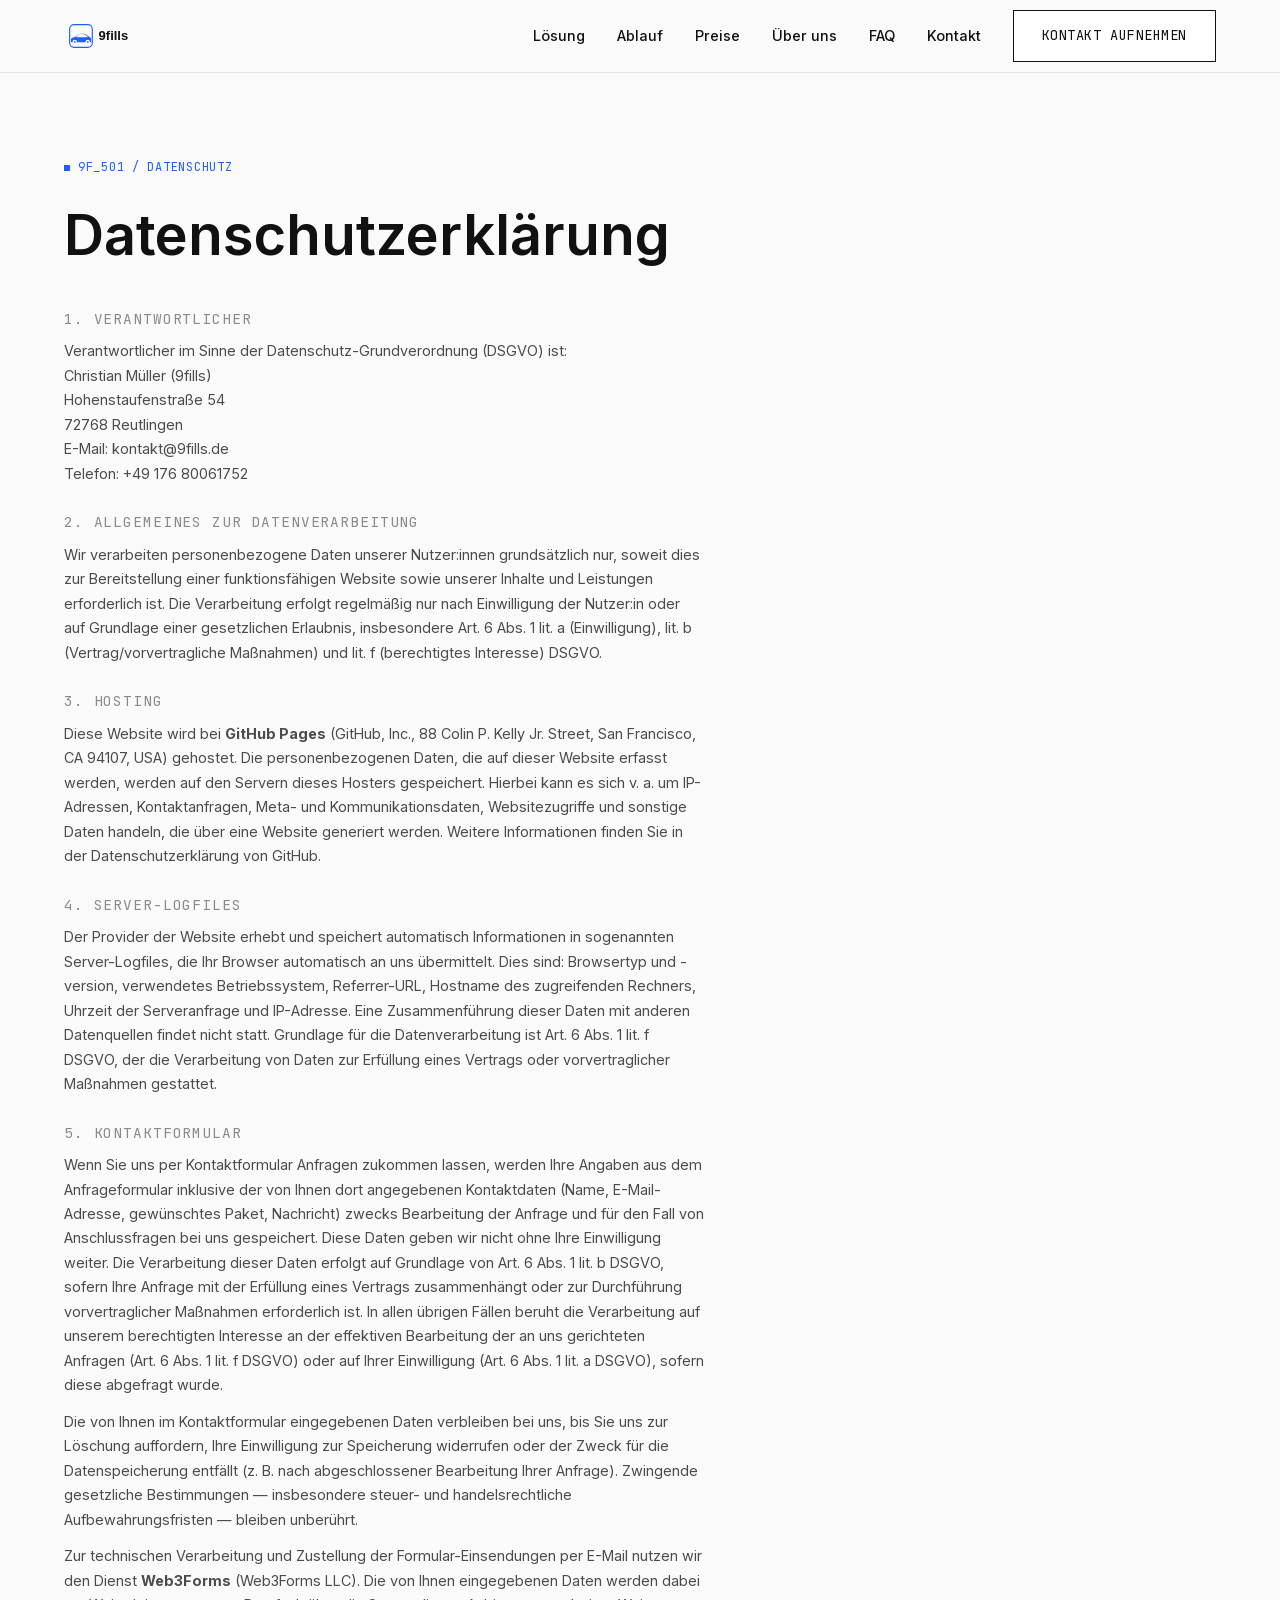
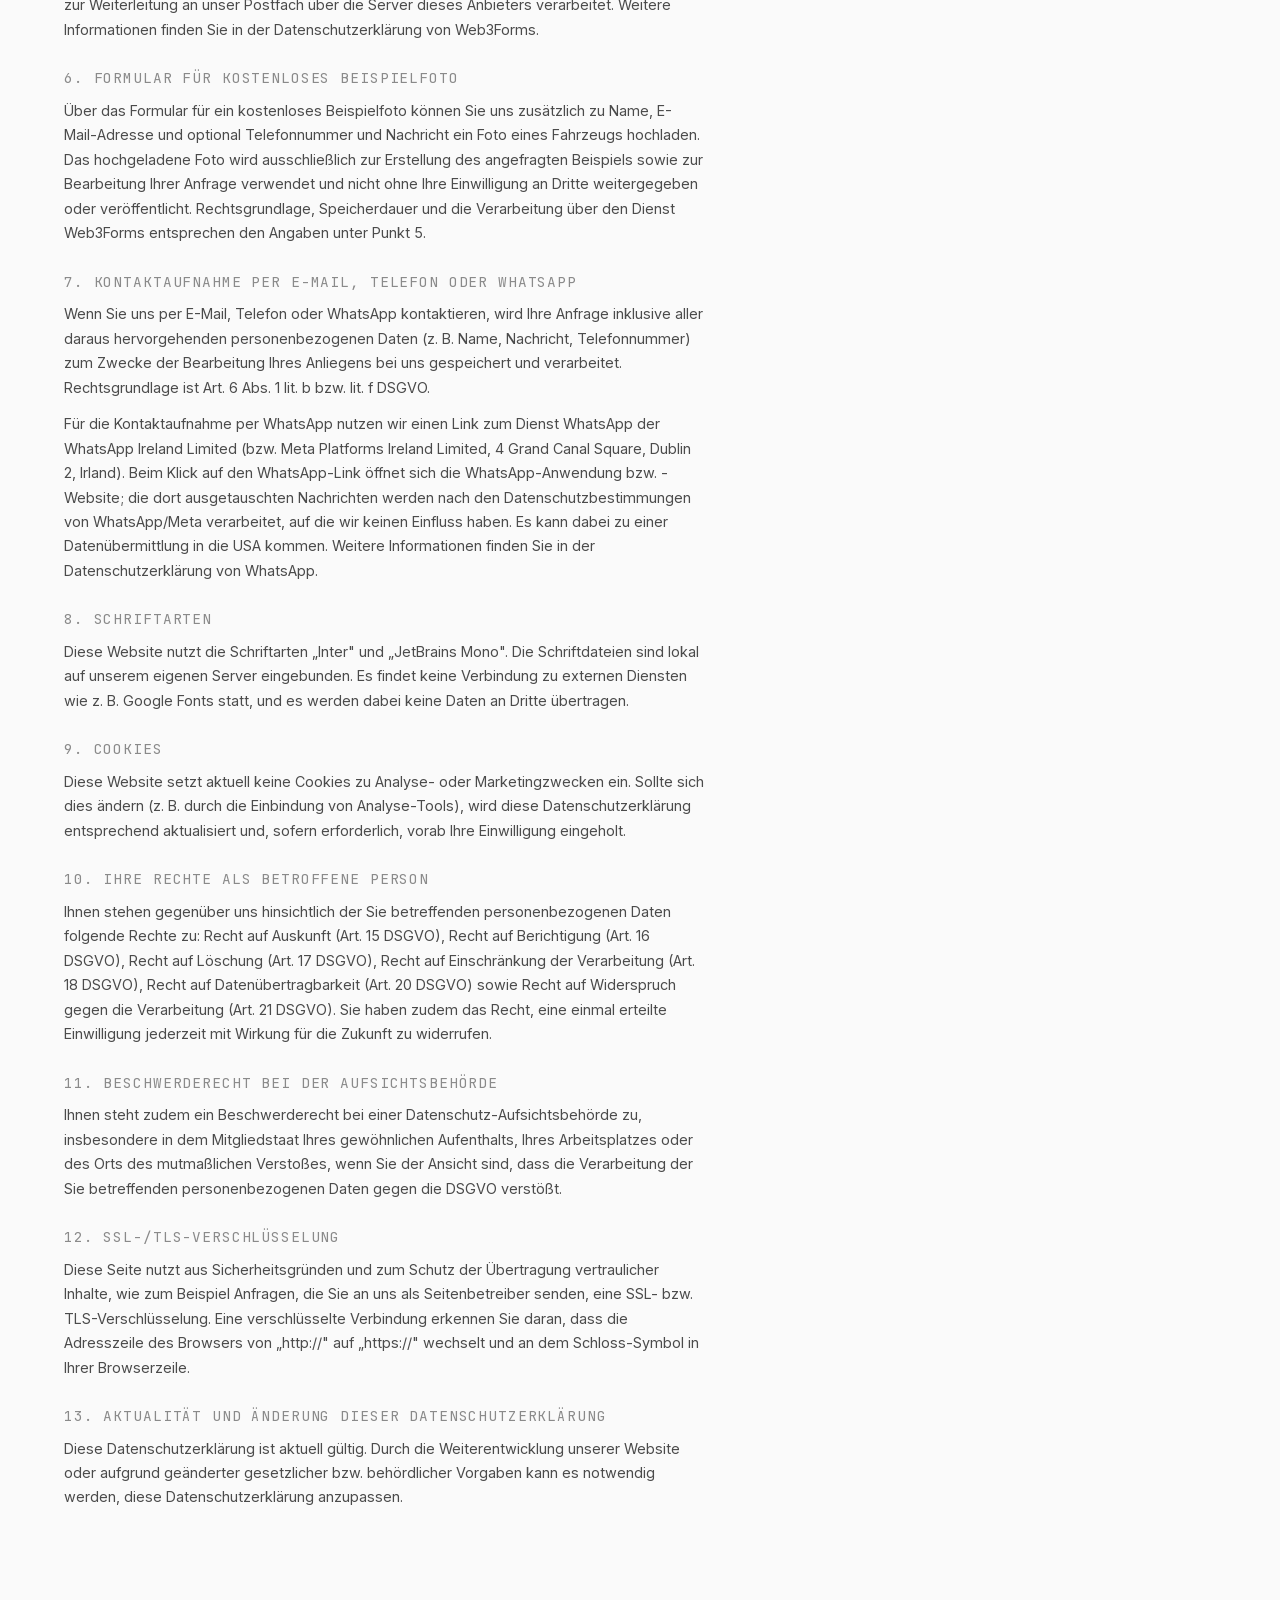
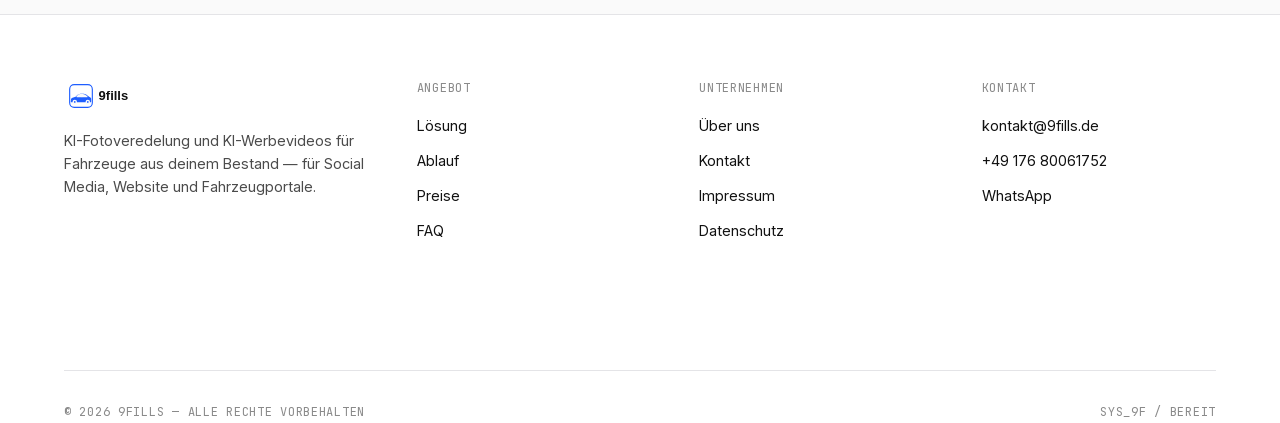
<file: datenschutz.html>
<!DOCTYPE html>
<html lang="de">
<head>
<meta charset="UTF-8">
<meta name="viewport" content="width=device-width, initial-scale=1.0">
<title>Datenschutz — 9fills</title>
<meta name="description" content="Datenschutzerklärung von 9fills.">
<link rel="icon" type="image/svg+xml" href="assets/9fills-favicon.svg">
<link rel="stylesheet" href="css/style.css?v=7">
</head>
<body>
<a class="skip-link" href="#main">Zum Inhalt springen</a>

<header class="site-header">
  <div class="container header-inner">
    <a href="index.html" class="logo" aria-label="9fills — zur Startseite">
      <img src="assets/9fills-logo-combined-inter.svg" alt="9fills" width="160" height="40">
    </a>
    <div class="nav-wrap">
      <nav class="main-nav" aria-label="Hauptnavigation">
        <ul>
          <li><a href="index.html#loesung">Lösung</a></li>
          <li><a href="index.html#ablauf">Ablauf</a></li>
          <li><a href="index.html#preise">Preise</a></li>
          <li><a href="index.html#ueber-uns">Über uns</a></li>
          <li><a href="index.html#faq">FAQ</a></li>
          <li><a href="index.html#kontakt">Kontakt</a></li>
        </ul>
      </nav>
      <a href="index.html#kontakt" class="btn header-cta">Kontakt aufnehmen</a>
      <button class="nav-toggle" id="nav-toggle" aria-expanded="false" aria-controls="mobile-nav" aria-label="Menü öffnen">
        <span></span><span></span><span></span>
      </button>
    </div>
  </div>
  <nav class="mobile-nav" id="mobile-nav" aria-label="Mobile Navigation">
    <ul>
      <li><a href="index.html#loesung">Lösung</a></li>
      <li><a href="index.html#ablauf">Ablauf</a></li>
      <li><a href="index.html#preise">Preise</a></li>
      <li><a href="index.html#ueber-uns">Über uns</a></li>
      <li><a href="index.html#faq">FAQ</a></li>
      <li><a href="index.html#kontakt">Kontakt</a></li>
    </ul>
  </nav>
</header>

<main id="main">
  <section class="section">
    <div class="container">
      <p class="mono-label eyebrow">9F_501 / DATENSCHUTZ</p>
      <h1 style="margin-top:24px;">Datenschutzerklärung</h1>

      <!-- TODO: vor Live-Schaltung durch einen Anwalt oder Fachdienst (z.B. eRecht24, Trusted Shops) prüfen lassen. -->
      <div class="legal-block">
        <div>
          <p class="mono-label">1. Verantwortlicher</p>
          <p>
            Verantwortlicher im Sinne der Datenschutz-Grundverordnung (DSGVO) ist:<br>
            Christian Müller (9fills)<br>
            Hohenstaufenstraße 54<br>
            72768 Reutlingen<br>
            E-Mail: <a href="mailto:kontakt@9fills.de">kontakt@9fills.de</a><br>
            Telefon: <a href="tel:+4917680061752">+49 176 80061752</a>
          </p>
        </div>

        <div>
          <p class="mono-label">2. Allgemeines zur Datenverarbeitung</p>
          <p>
            Wir verarbeiten personenbezogene Daten unserer Nutzer:innen grundsätzlich nur, soweit dies zur Bereitstellung einer funktionsfähigen Website sowie unserer Inhalte und Leistungen erforderlich ist. Die Verarbeitung erfolgt regelmäßig nur nach Einwilligung der Nutzer:in oder auf Grundlage einer gesetzlichen Erlaubnis, insbesondere Art. 6 Abs. 1 lit. a (Einwilligung), lit. b (Vertrag/vorvertragliche Maßnahmen) und lit. f (berechtigtes Interesse) DSGVO.
          </p>
        </div>

        <div>
          <p class="mono-label">3. Hosting</p>
          <p>
            Diese Website wird bei <strong>GitHub Pages</strong> (GitHub, Inc., 88 Colin P. Kelly Jr. Street, San Francisco, CA 94107, USA) gehostet. Die personenbezogenen Daten, die auf dieser Website erfasst werden, werden auf den Servern dieses Hosters gespeichert. Hierbei kann es sich v. a. um IP-Adressen, Kontaktanfragen, Meta- und Kommunikationsdaten, Websitezugriffe und sonstige Daten handeln, die über eine Website generiert werden. Weitere Informationen finden Sie in der <a href="https://docs.github.com/site-policy/privacy-policies/github-privacy-statement" target="_blank" rel="noopener">Datenschutzerklärung von GitHub</a>.
          </p>
        </div>

        <div>
          <p class="mono-label">4. Server-Logfiles</p>
          <p>
            Der Provider der Website erhebt und speichert automatisch Informationen in sogenannten Server-Logfiles, die Ihr Browser automatisch an uns übermittelt. Dies sind: Browsertyp und -version, verwendetes Betriebssystem, Referrer-URL, Hostname des zugreifenden Rechners, Uhrzeit der Serveranfrage und IP-Adresse. Eine Zusammenführung dieser Daten mit anderen Datenquellen findet nicht statt. Grundlage für die Datenverarbeitung ist Art. 6 Abs. 1 lit. f DSGVO, der die Verarbeitung von Daten zur Erfüllung eines Vertrags oder vorvertraglicher Maßnahmen gestattet.
          </p>
        </div>

        <div>
          <p class="mono-label">5. Kontaktformular</p>
          <p>
            Wenn Sie uns per Kontaktformular Anfragen zukommen lassen, werden Ihre Angaben aus dem Anfrageformular inklusive der von Ihnen dort angegebenen Kontaktdaten (Name, E-Mail-Adresse, gewünschtes Paket, Nachricht) zwecks Bearbeitung der Anfrage und für den Fall von Anschlussfragen bei uns gespeichert. Diese Daten geben wir nicht ohne Ihre Einwilligung weiter. Die Verarbeitung dieser Daten erfolgt auf Grundlage von Art. 6 Abs. 1 lit. b DSGVO, sofern Ihre Anfrage mit der Erfüllung eines Vertrags zusammenhängt oder zur Durchführung vorvertraglicher Maßnahmen erforderlich ist. In allen übrigen Fällen beruht die Verarbeitung auf unserem berechtigten Interesse an der effektiven Bearbeitung der an uns gerichteten Anfragen (Art. 6 Abs. 1 lit. f DSGVO) oder auf Ihrer Einwilligung (Art. 6 Abs. 1 lit. a DSGVO), sofern diese abgefragt wurde.
          </p>
          <p style="margin-top:12px;">
            Die von Ihnen im Kontaktformular eingegebenen Daten verbleiben bei uns, bis Sie uns zur Löschung auffordern, Ihre Einwilligung zur Speicherung widerrufen oder der Zweck für die Datenspeicherung entfällt (z. B. nach abgeschlossener Bearbeitung Ihrer Anfrage). Zwingende gesetzliche Bestimmungen — insbesondere steuer- und handelsrechtliche Aufbewahrungsfristen — bleiben unberührt.
          </p>
          <p style="margin-top:12px;">
            Zur technischen Verarbeitung und Zustellung der Formular-Einsendungen per E-Mail nutzen wir den Dienst <strong>Web3Forms</strong> (Web3Forms LLC). Die von Ihnen eingegebenen Daten werden dabei zur Weiterleitung an unser Postfach über die Server dieses Anbieters verarbeitet. Weitere Informationen finden Sie in der <a href="https://web3forms.com/privacy" target="_blank" rel="noopener">Datenschutzerklärung von Web3Forms</a>.
          </p>
        </div>

        <div>
          <p class="mono-label">6. Formular für kostenloses Beispielfoto</p>
          <p>
            Über das Formular für ein kostenloses Beispielfoto können Sie uns zusätzlich zu Name, E-Mail-Adresse und optional Telefonnummer und Nachricht ein Foto eines Fahrzeugs hochladen. Das hochgeladene Foto wird ausschließlich zur Erstellung des angefragten Beispiels sowie zur Bearbeitung Ihrer Anfrage verwendet und nicht ohne Ihre Einwilligung an Dritte weitergegeben oder veröffentlicht. Rechtsgrundlage, Speicherdauer und die Verarbeitung über den Dienst Web3Forms entsprechen den Angaben unter Punkt 5.
          </p>
        </div>

        <div>
          <p class="mono-label">7. Kontaktaufnahme per E-Mail, Telefon oder WhatsApp</p>
          <p>
            Wenn Sie uns per E-Mail, Telefon oder WhatsApp kontaktieren, wird Ihre Anfrage inklusive aller daraus hervorgehenden personenbezogenen Daten (z. B. Name, Nachricht, Telefonnummer) zum Zwecke der Bearbeitung Ihres Anliegens bei uns gespeichert und verarbeitet. Rechtsgrundlage ist Art. 6 Abs. 1 lit. b bzw. lit. f DSGVO.
          </p>
          <p style="margin-top:12px;">
            Für die Kontaktaufnahme per WhatsApp nutzen wir einen Link zum Dienst WhatsApp der WhatsApp Ireland Limited (bzw. Meta Platforms Ireland Limited, 4 Grand Canal Square, Dublin 2, Irland). Beim Klick auf den WhatsApp-Link öffnet sich die WhatsApp-Anwendung bzw. -Website; die dort ausgetauschten Nachrichten werden nach den Datenschutzbestimmungen von WhatsApp/Meta verarbeitet, auf die wir keinen Einfluss haben. Es kann dabei zu einer Datenübermittlung in die USA kommen. Weitere Informationen finden Sie in der <a href="https://www.whatsapp.com/legal/privacy-policy" target="_blank" rel="noopener">Datenschutzerklärung von WhatsApp</a>.
          </p>
        </div>

        <div>
          <p class="mono-label">8. Schriftarten</p>
          <p>
            Diese Website nutzt die Schriftarten „Inter" und „JetBrains Mono". Die Schriftdateien sind lokal auf unserem eigenen Server eingebunden. Es findet keine Verbindung zu externen Diensten wie z. B. Google Fonts statt, und es werden dabei keine Daten an Dritte übertragen.
          </p>
        </div>

        <div>
          <p class="mono-label">9. Cookies</p>
          <p>
            Diese Website setzt aktuell keine Cookies zu Analyse- oder Marketingzwecken ein. Sollte sich dies ändern (z. B. durch die Einbindung von Analyse-Tools), wird diese Datenschutzerklärung entsprechend aktualisiert und, sofern erforderlich, vorab Ihre Einwilligung eingeholt.
          </p>
        </div>

        <div>
          <p class="mono-label">10. Ihre Rechte als betroffene Person</p>
          <p>
            Ihnen stehen gegenüber uns hinsichtlich der Sie betreffenden personenbezogenen Daten folgende Rechte zu: Recht auf Auskunft (Art. 15 DSGVO), Recht auf Berichtigung (Art. 16 DSGVO), Recht auf Löschung (Art. 17 DSGVO), Recht auf Einschränkung der Verarbeitung (Art. 18 DSGVO), Recht auf Datenübertragbarkeit (Art. 20 DSGVO) sowie Recht auf Widerspruch gegen die Verarbeitung (Art. 21 DSGVO). Sie haben zudem das Recht, eine einmal erteilte Einwilligung jederzeit mit Wirkung für die Zukunft zu widerrufen.
          </p>
        </div>

        <div>
          <p class="mono-label">11. Beschwerderecht bei der Aufsichtsbehörde</p>
          <p>
            Ihnen steht zudem ein Beschwerderecht bei einer Datenschutz-Aufsichtsbehörde zu, insbesondere in dem Mitgliedstaat Ihres gewöhnlichen Aufenthalts, Ihres Arbeitsplatzes oder des Orts des mutmaßlichen Verstoßes, wenn Sie der Ansicht sind, dass die Verarbeitung der Sie betreffenden personenbezogenen Daten gegen die DSGVO verstößt.
          </p>
        </div>

        <div>
          <p class="mono-label">12. SSL-/TLS-Verschlüsselung</p>
          <p>
            Diese Seite nutzt aus Sicherheitsgründen und zum Schutz der Übertragung vertraulicher Inhalte, wie zum Beispiel Anfragen, die Sie an uns als Seitenbetreiber senden, eine SSL- bzw. TLS-Verschlüsselung. Eine verschlüsselte Verbindung erkennen Sie daran, dass die Adresszeile des Browsers von „http://" auf „https://" wechselt und an dem Schloss-Symbol in Ihrer Browserzeile.
          </p>
        </div>

        <div>
          <p class="mono-label">13. Aktualität und Änderung dieser Datenschutzerklärung</p>
          <p>
            Diese Datenschutzerklärung ist aktuell gültig. Durch die Weiterentwicklung unserer Website oder aufgrund geänderter gesetzlicher bzw. behördlicher Vorgaben kann es notwendig werden, diese Datenschutzerklärung anzupassen.
          </p>
        </div>
      </div>
    </div>
  </section>
</main>

<footer class="site-footer">
  <div class="container footer-inner">
    <div class="footer-about">
      <a href="index.html" class="logo" aria-label="9fills — zur Startseite">
        <img src="assets/9fills-logo-combined-inter.svg" alt="9fills" width="140" height="35">
      </a>
      <p>KI-Fotoveredelung und KI-Werbevideos für Fahrzeuge aus deinem Bestand — für Social Media, Website und Fahrzeugportale.</p>
    </div>

    <div class="footer-col">
      <p class="mono-label">Angebot</p>
      <ul>
        <li><a href="index.html#loesung">Lösung</a></li>
        <li><a href="index.html#ablauf">Ablauf</a></li>
        <li><a href="index.html#preise">Preise</a></li>
        <li><a href="index.html#faq">FAQ</a></li>
      </ul>
    </div>

    <div class="footer-col">
      <p class="mono-label">Unternehmen</p>
      <ul>
        <li><a href="index.html#ueber-uns">Über uns</a></li>
        <li><a href="index.html#kontakt">Kontakt</a></li>
        <li><a href="impressum.html">Impressum</a></li>
        <li><a href="datenschutz.html">Datenschutz</a></li>
      </ul>
    </div>

    <div class="footer-col">
      <p class="mono-label">Kontakt</p>
      <ul>
        <li><a href="mailto:kontakt@9fills.de">kontakt@9fills.de</a></li>
        <li><a href="tel:+4917680061752">+49 176 80061752</a></li>
        <li><a href="https://wa.me/4917680061752" target="_blank" rel="noopener">WhatsApp</a></li>
      </ul>
    </div>
  </div>

  <div class="container">
    <div class="footer-bottom">
      <p class="mono-label">© 2026 9FILLS — ALLE RECHTE VORBEHALTEN</p>
      <p class="mono-label">SYS_9F / BEREIT</p>
    </div>
  </div>
</footer>

<script src="js/main.js"></script>
</body>
</html>
</file>
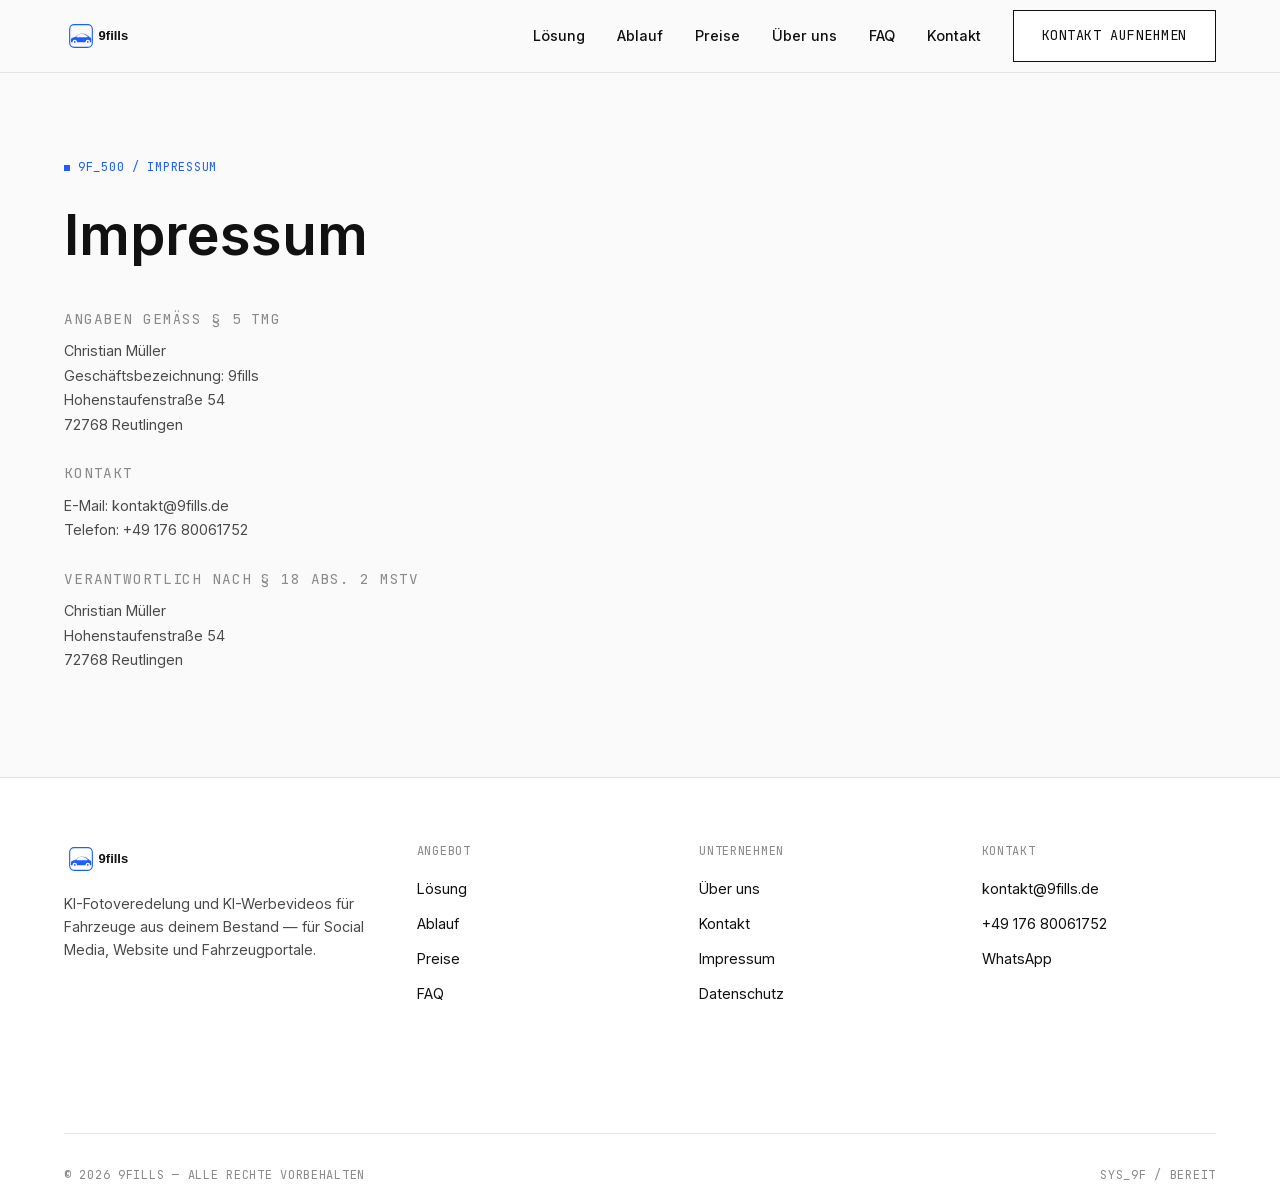
<file: impressum.html>
<!DOCTYPE html>
<html lang="de">
<head>
<meta charset="UTF-8">
<meta name="viewport" content="width=device-width, initial-scale=1.0">
<title>Impressum — 9fills</title>
<meta name="description" content="Impressum und Anbieterkennzeichnung von 9fills.">
<link rel="icon" type="image/svg+xml" href="assets/9fills-favicon.svg">
<link rel="stylesheet" href="css/style.css?v=7">
</head>
<body>
<a class="skip-link" href="#main">Zum Inhalt springen</a>

<header class="site-header">
  <div class="container header-inner">
    <a href="index.html" class="logo" aria-label="9fills — zur Startseite">
      <img src="assets/9fills-logo-combined-inter.svg" alt="9fills" width="160" height="40">
    </a>
    <div class="nav-wrap">
      <nav class="main-nav" aria-label="Hauptnavigation">
        <ul>
          <li><a href="index.html#loesung">Lösung</a></li>
          <li><a href="index.html#ablauf">Ablauf</a></li>
          <li><a href="index.html#preise">Preise</a></li>
          <li><a href="index.html#ueber-uns">Über uns</a></li>
          <li><a href="index.html#faq">FAQ</a></li>
          <li><a href="index.html#kontakt">Kontakt</a></li>
        </ul>
      </nav>
      <a href="index.html#kontakt" class="btn header-cta">Kontakt aufnehmen</a>
      <button class="nav-toggle" id="nav-toggle" aria-expanded="false" aria-controls="mobile-nav" aria-label="Menü öffnen">
        <span></span><span></span><span></span>
      </button>
    </div>
  </div>
  <nav class="mobile-nav" id="mobile-nav" aria-label="Mobile Navigation">
    <ul>
      <li><a href="index.html#loesung">Lösung</a></li>
      <li><a href="index.html#ablauf">Ablauf</a></li>
      <li><a href="index.html#preise">Preise</a></li>
      <li><a href="index.html#ueber-uns">Über uns</a></li>
      <li><a href="index.html#faq">FAQ</a></li>
      <li><a href="index.html#kontakt">Kontakt</a></li>
    </ul>
  </nav>
</header>

<main id="main">
  <section class="section">
    <div class="container">
      <p class="mono-label eyebrow">9F_500 / IMPRESSUM</p>
      <h1 style="margin-top:24px;">Impressum</h1>

      <div class="legal-block">
        <div>
          <p class="mono-label">Angaben gemäß § 5 TMG</p>
          <p>Christian Müller<br>Geschäftsbezeichnung: 9fills<br>Hohenstaufenstraße 54<br>72768 Reutlingen</p>
        </div>
        <div>
          <p class="mono-label">Kontakt</p>
          <p>E-Mail: kontakt@9fills.de<br>Telefon: +49 176 80061752</p>
        </div>
        <div>
          <p class="mono-label">Verantwortlich nach § 18 Abs. 2 MStV</p>
          <p>Christian Müller<br>Hohenstaufenstraße 54<br>72768 Reutlingen</p>
        </div>
      </div>
    </div>
  </section>
</main>

<footer class="site-footer">
  <div class="container footer-inner">
    <div class="footer-about">
      <a href="index.html" class="logo" aria-label="9fills — zur Startseite">
        <img src="assets/9fills-logo-combined-inter.svg" alt="9fills" width="140" height="35">
      </a>
      <p>KI-Fotoveredelung und KI-Werbevideos für Fahrzeuge aus deinem Bestand — für Social Media, Website und Fahrzeugportale.</p>
    </div>

    <div class="footer-col">
      <p class="mono-label">Angebot</p>
      <ul>
        <li><a href="index.html#loesung">Lösung</a></li>
        <li><a href="index.html#ablauf">Ablauf</a></li>
        <li><a href="index.html#preise">Preise</a></li>
        <li><a href="index.html#faq">FAQ</a></li>
      </ul>
    </div>

    <div class="footer-col">
      <p class="mono-label">Unternehmen</p>
      <ul>
        <li><a href="index.html#ueber-uns">Über uns</a></li>
        <li><a href="index.html#kontakt">Kontakt</a></li>
        <li><a href="impressum.html">Impressum</a></li>
        <li><a href="datenschutz.html">Datenschutz</a></li>
      </ul>
    </div>

    <div class="footer-col">
      <p class="mono-label">Kontakt</p>
      <ul>
        <li><a href="mailto:kontakt@9fills.de">kontakt@9fills.de</a></li>
        <li><a href="tel:+4917680061752">+49 176 80061752</a></li>
        <li><a href="https://wa.me/4917680061752" target="_blank" rel="noopener">WhatsApp</a></li>
      </ul>
    </div>
  </div>

  <div class="container">
    <div class="footer-bottom">
      <p class="mono-label">© 2026 9FILLS — ALLE RECHTE VORBEHALTEN</p>
      <p class="mono-label">SYS_9F / BEREIT</p>
    </div>
  </div>
</footer>

<script src="js/main.js"></script>
</body>
</html>
</file>
<file: css/style.css>
/* =============================================================
   9fills – Stylesheet
   System/Tech-Ästhetik auf hellem Grund.
   ============================================================= */

/* ---------- Lokal gehostete Schriften (statt Google Fonts CDN) ---------- */
@font-face {
  font-family: "Inter";
  font-style: normal;
  font-weight: 400 700;
  font-display: swap;
  src: url("../assets/fonts/inter-variable.woff2") format("woff2");
}
@font-face {
  font-family: "JetBrains Mono";
  font-style: normal;
  font-weight: 400 600;
  font-display: swap;
  src: url("../assets/fonts/jetbrains-mono-variable.woff2") format("woff2");
}

:root {
  --color-brand: #1e5eff;
  --color-brand-dark: #1848cc;
  --color-brand-light: #eef3ff;

  --color-ink: #111111;
  --color-ink-soft: #4b4b4b;
  --color-ink-faint: #8a8a8a;

  --color-bg: #fafafa;
  --color-bg-alt: #f1f2f4;
  --color-border: #e4e4e7;
  --color-white: #ffffff;

  --font-sans: "Inter", -apple-system, BlinkMacSystemFont, "Segoe UI", Roboto,
    Helvetica, Arial, sans-serif;
  --font-mono: "JetBrains Mono", ui-monospace, "SFMono-Regular", Menlo,
    Consolas, monospace;

  --container-max: 1200px;
  --header-height: 72px;
}

/* ---------- Reset ---------- */
*,
*::before,
*::after {
  box-sizing: border-box;
}
html {
  scroll-behavior: smooth;
  scroll-padding-top: calc(var(--header-height) + 24px);
}
body {
  margin: 0;
  font-family: var(--font-sans);
  color: var(--color-ink);
  background: var(--color-bg);
  line-height: 1.6;
  -webkit-font-smoothing: antialiased;
}
img,
svg {
  max-width: 100%;
  display: block;
}
a {
  color: inherit;
  text-decoration: none;
}
ul {
  margin: 0;
  padding: 0;
  list-style: none;
}
h1,
h2,
h3,
h4,
p,
dl,
dd,
figure {
  margin: 0;
}
button {
  font: inherit;
  cursor: pointer;
  background: none;
}
input,
textarea,
select {
  font: inherit;
  color: inherit;
}

:focus-visible {
  outline: 2px solid var(--color-brand);
  outline-offset: 2px;
}

.skip-link {
  position: absolute;
  left: -9999px;
  top: 0;
  z-index: 100;
  background: var(--color-ink);
  color: var(--color-white);
  padding: 12px 20px;
  font-size: 0.9rem;
}
.skip-link:focus {
  left: 12px;
  top: 12px;
}

.sr-only {
  position: absolute;
  width: 1px;
  height: 1px;
  padding: 0;
  margin: -1px;
  overflow: hidden;
  clip: rect(0, 0, 0, 0);
  white-space: nowrap;
  border: 0;
}

/* ---------- Layout helpers ---------- */
.container {
  width: 100%;
  max-width: var(--container-max);
  margin: 0 auto;
  padding: 0 24px;
}

.section {
  padding-top: 80px;
  padding-bottom: 80px;
}
.section--tight {
  padding-top: 64px;
  padding-bottom: 64px;
}
.section--alt {
  background: var(--color-white);
  border-top: 1px solid var(--color-border);
  border-bottom: 1px solid var(--color-border);
}

.mono-label {
  font-family: var(--font-mono);
  letter-spacing: 0.06em;
  text-transform: uppercase;
  font-size: 0.75rem;
}

.eyebrow {
  display: inline-flex;
  align-items: center;
  gap: 8px;
  color: var(--color-brand);
}
.eyebrow-row {
  display: flex;
  align-items: center;
  gap: 12px;
  flex-wrap: wrap;
}
.badge-new {
  display: inline-flex;
  align-items: center;
  background: var(--color-brand);
  color: var(--color-white);
  padding: 4px 10px;
  font-family: var(--font-mono);
  font-size: 0.7rem;
  letter-spacing: 0.06em;
  text-transform: uppercase;
}
.badge-new-sm {
  display: inline-flex;
  align-items: center;
  background: var(--color-brand);
  color: var(--color-white);
  padding: 2px 6px;
  margin-left: 6px;
  font-family: var(--font-mono);
  font-size: 0.6rem;
  letter-spacing: 0.04em;
  text-transform: uppercase;
  vertical-align: middle;
  position: relative;
  top: -1px;
}
.eyebrow::before {
  content: "";
  display: inline-block;
  width: 6px;
  height: 6px;
  background: var(--color-brand);
}

h1,
.h1 {
  font-size: clamp(2.25rem, 4.5vw, 3.5rem);
  font-weight: 600;
  line-height: 1.15;
}
h2,
.h2 {
  font-size: clamp(1.75rem, 3vw, 2.5rem);
  font-weight: 600;
  line-height: 1.2;
}
h3,
.h3 {
  font-size: 1.25rem;
  font-weight: 600;
}
.lede {
  font-size: 1.125rem;
  line-height: 1.65;
  color: var(--color-ink-soft);
}

/* ---------- Buttons ---------- */
.btn {
  display: inline-flex;
  align-items: center;
  justify-content: center;
  gap: 8px;
  border: 1px solid var(--color-ink);
  padding: 14px 28px;
  font-family: var(--font-mono);
  font-size: 0.85rem;
  letter-spacing: 0.04em;
  text-transform: uppercase;
  color: var(--color-ink);
  background: var(--color-white);
  transition: background-color 0.15s ease, color 0.15s ease, border-color 0.15s ease;
}
.btn:hover {
  border-color: var(--color-brand);
  color: var(--color-brand);
}
.btn-primary {
  background: var(--color-ink);
  color: var(--color-white);
  border-color: var(--color-ink);
}
.btn-primary:hover {
  background: var(--color-brand);
  border-color: var(--color-brand);
  color: var(--color-white);
}
.btn-block {
  width: 100%;
}
.btn:disabled {
  opacity: 0.6;
  cursor: not-allowed;
}

/* ---------- Header ---------- */
.site-header {
  position: sticky;
  top: 0;
  z-index: 50;
  background: rgba(250, 250, 250, 0.92);
  backdrop-filter: blur(6px);
  border-bottom: 1px solid var(--color-border);
}
.header-inner {
  height: var(--header-height);
  display: flex;
  align-items: center;
  justify-content: space-between;
  width: 100%;
}
.logo img {
  height: 34px;
  width: auto;
}
.nav-wrap {
  display: flex;
  align-items: center;
  gap: 24px;
}
.main-nav {
  display: none;
}
.main-nav ul {
  display: flex;
  align-items: center;
  gap: 32px;
}
.main-nav a {
  font-size: 0.9rem;
  font-weight: 500;
  transition: color 0.15s ease;
}
.main-nav a:hover,
.main-nav a.active {
  color: var(--color-brand);
}
.header-cta {
  display: none;
}

.nav-toggle {
  display: flex;
  flex-direction: column;
  justify-content: center;
  align-items: center;
  gap: 5px;
  width: 40px;
  height: 40px;
  border: 1px solid var(--color-border);
}
.nav-toggle span {
  display: block;
  width: 18px;
  height: 2px;
  background: var(--color-ink);
  transition: transform 0.2s ease, opacity 0.2s ease;
}
.nav-toggle[aria-expanded="true"] span:nth-child(1) {
  transform: translateY(7px) rotate(45deg);
}
.nav-toggle[aria-expanded="true"] span:nth-child(2) {
  opacity: 0;
}
.nav-toggle[aria-expanded="true"] span:nth-child(3) {
  transform: translateY(-7px) rotate(-45deg);
}

.mobile-nav {
  display: none;
  border-bottom: 1px solid var(--color-border);
  background: var(--color-bg);
}
.mobile-nav.is-open {
  display: block;
}
.mobile-nav ul {
  display: flex;
  flex-direction: column;
}
.mobile-nav li {
  border-top: 1px solid var(--color-border);
}
.mobile-nav a {
  display: block;
  padding: 16px 24px;
  font-size: 0.9rem;
  font-weight: 500;
}
.mobile-nav a:hover,
.mobile-nav a.active {
  color: var(--color-brand);
}

@media (min-width: 860px) {
  .main-nav {
    display: block;
  }
  .main-nav ul {
    gap: 32px;
  }
  .header-cta {
    display: inline-flex;
  }
  .nav-wrap {
    gap: 32px;
  }
  .nav-toggle {
    display: none;
  }
}

/* ---------- Footer ---------- */
.site-footer {
  border-top: 1px solid var(--color-border);
  background: var(--color-white);
}
.footer-inner {
  padding-top: 64px;
  padding-bottom: 64px;
  display: grid;
  gap: 48px;
  grid-template-columns: 1fr;
}
.footer-about p {
  margin-top: 16px;
  max-width: 320px;
  font-size: 0.9rem;
  color: var(--color-ink-soft);
}
.footer-col .mono-label {
  color: var(--color-ink-faint);
}
.footer-col ul {
  margin-top: 16px;
  display: flex;
  flex-direction: column;
  gap: 12px;
  font-size: 0.9rem;
}
.footer-col a:hover {
  color: var(--color-brand);
}
.footer-social {
  margin-top: 24px;
  display: flex;
  gap: 16px;
  font-size: 0.9rem;
}
.footer-bottom {
  margin-top: 64px;
  padding-top: 32px;
  border-top: 1px solid var(--color-border);
  display: flex;
  flex-direction: column;
  gap: 12px;
  color: var(--color-ink-faint);
}

@media (min-width: 700px) {
  .footer-inner {
    grid-template-columns: 1.3fr 1fr 1fr 1fr;
  }
  .footer-bottom {
    flex-direction: row;
    align-items: center;
    justify-content: space-between;
  }
}

/* ---------- Hero ---------- */
.hero {
  padding: 64px 0 80px;
}
.hero h1 {
  margin-top: 24px;
  max-width: 760px;
}
.hero .lede {
  margin-top: 24px;
  max-width: 620px;
}
.hero-actions {
  margin-top: 40px;
  display: flex;
  flex-wrap: wrap;
  gap: 16px;
}

/* ---------- Stat badges ---------- */
.stat-grid {
  margin-top: 64px;
  display: grid;
  grid-template-columns: repeat(2, 1fr);
  gap: 16px;
}
@media (min-width: 700px) {
  .stat-grid {
    grid-template-columns: repeat(4, 1fr);
  }
}
.stat-badge {
  border: 1px solid var(--color-border);
  background: var(--color-white);
  padding: 18px 20px;
}
.stat-badge .value {
  font-size: 1.5rem;
  font-weight: 600;
}
.stat-badge .label {
  margin-top: 4px;
  color: var(--color-ink-faint);
}

/* ---------- Wayfinder cards (Startseite) ---------- */
.wayfinder-grid {
  display: grid;
  grid-template-columns: 1fr;
  gap: 24px;
}
@media (min-width: 800px) {
  .wayfinder-grid {
    grid-template-columns: 1fr 1fr;
  }
}
.wayfinder-card {
  display: flex;
  flex-direction: column;
  justify-content: space-between;
  border: 1px solid var(--color-border);
  background: var(--color-white);
  padding: 40px;
  min-height: 320px;
  transition: border-color 0.15s ease;
}
.wayfinder-card:hover {
  border-color: var(--color-brand);
}
.wayfinder-card h2,
.wayfinder-card h3 {
  margin-top: 24px;
}
.wayfinder-card p {
  margin-top: 16px;
  max-width: 380px;
  color: var(--color-ink-soft);
}
.wayfinder-card .mono-label {
  color: var(--color-ink-faint);
}
.wayfinder-cta {
  margin-top: 40px;
  display: inline-flex;
  align-items: center;
  gap: 8px;
  color: var(--color-brand);
}
.wayfinder-card:hover .wayfinder-cta .arrow {
  transform: translateX(4px);
}
.wayfinder-cta .arrow {
  transition: transform 0.15s ease;
}

/* ---------- USP / Warum cards ---------- */
.usp-grid {
  margin-top: 48px;
  display: grid;
  grid-template-columns: 1fr;
  gap: 24px;
}
@media (min-width: 700px) {
  .usp-grid {
    grid-template-columns: 1fr 1fr;
  }
}
.usp-card {
  border: 1px solid var(--color-border);
  background: var(--color-white);
  padding: 32px;
}
.usp-card h3 {
  margin-bottom: 8px;
}
.usp-card p {
  color: var(--color-ink-soft);
  font-size: 0.95rem;
}

/* ---------- Social proof ---------- */
.social-proof {
  background: var(--color-bg-alt);
  border-top: 1px solid var(--color-border);
  border-bottom: 1px solid var(--color-border);
}
.social-proof-inner {
  padding: 64px 0;
}
.social-proof h2 {
  text-align: center;
  color: var(--color-ink-faint);
}
.logo-slots {
  margin-top: 32px;
  display: grid;
  grid-template-columns: repeat(2, 1fr);
  gap: 16px;
}
@media (min-width: 700px) {
  .logo-slots {
    grid-template-columns: repeat(5, 1fr);
  }
}
.logo-slot {
  height: 64px;
  display: flex;
  align-items: center;
  justify-content: center;
  border: 1px dashed var(--color-border);
  background: var(--color-white);
  color: var(--color-ink-faint);
}

/* ---------- Numbered modules ---------- */
.module-grid {
  margin-top: 48px;
  display: grid;
  grid-template-columns: 1fr;
  gap: 24px;
}
@media (min-width: 700px) {
  .module-grid {
    grid-template-columns: repeat(3, 1fr);
  }
}
.module-card {
  border: 1px solid var(--color-border);
  background: var(--color-white);
  padding: 32px;
  transition: border-color 0.15s ease;
}
.module-card:hover {
  border-color: var(--color-brand);
}
.module-card .mono-label {
  color: var(--color-ink-faint);
}
.module-card h3 {
  margin-top: 24px;
}
.module-card p {
  margin-top: 12px;
  color: var(--color-ink-soft);
  font-size: 0.95rem;
}

/* ---------- Process steps ---------- */
.process-list {
  margin-top: 48px;
  max-width: 560px;
}
.process-step {
  position: relative;
  display: flex;
  gap: 24px;
  padding-bottom: 48px;
}
.process-step:last-child {
  padding-bottom: 0;
}
.process-step-marker {
  display: flex;
  flex-direction: column;
  align-items: center;
  flex-shrink: 0;
}
.process-step-number {
  width: 48px;
  height: 48px;
  display: flex;
  align-items: center;
  justify-content: center;
  border: 1px solid var(--color-ink);
  font-family: var(--font-mono);
  font-size: 0.9rem;
}
.process-step-line {
  margin-top: 8px;
  width: 1px;
  flex: 1;
  background: var(--color-border);
}
.process-step-body {
  padding-top: 8px;
}
.process-step-body h3 {
  margin-bottom: 8px;
}
.process-step-body p {
  max-width: 380px;
  color: var(--color-ink-soft);
  font-size: 0.95rem;
}

/* ---------- Placeholder cards (case studies, examples, photos) ---------- */
.placeholder-grid {
  margin-top: 48px;
  display: grid;
  grid-template-columns: 1fr;
  gap: 24px;
}
@media (min-width: 700px) {
  .placeholder-grid {
    grid-template-columns: repeat(3, 1fr);
  }
}
.placeholder-card {
  aspect-ratio: 4 / 3;
  display: flex;
  flex-direction: column;
  align-items: center;
  justify-content: center;
  gap: 8px;
  border: 1px dashed var(--color-border);
  background: var(--color-bg-alt);
  text-align: center;
}
.placeholder-card .mono-label {
  color: var(--color-ink-faint);
}
.placeholder-card p {
  color: var(--color-ink-soft);
  font-size: 0.9rem;
}
.placeholder-card--square {
  aspect-ratio: 1 / 1;
}
.placeholder-card--vertical {
  aspect-ratio: 9 / 16;
  max-width: 240px;
  margin: 0 auto;
}
.placeholder-grid--videos {
  max-width: 340px;
  grid-template-columns: 1fr;
  gap: 48px;
}
.placeholder-grid--videos .placeholder-card--vertical {
  max-width: 340px;
}
.placeholder-grid--videos-row {
  max-width: 520px;
  grid-template-columns: repeat(2, minmax(0, 1fr));
  gap: 24px;
}
.placeholder-card--video {
  position: relative;
  overflow: hidden;
  border: 1px solid var(--color-border);
  background: var(--color-ink);
  padding: 0;
}
.placeholder-card--video video {
  width: 100%;
  height: 100%;
  object-fit: cover;
}
.placeholder-card--video .video-caption {
  position: absolute;
  left: 16px;
  bottom: 16px;
  color: var(--color-white);
  margin: 0;
}
.video-badge-new {
  position: absolute;
  top: 12px;
  left: 12px;
  z-index: 2;
  background: var(--color-brand);
  padding: 4px 8px;
  font-size: 0.65rem;
}
.placeholder-card .video-badge-new {
  color: var(--color-white);
}
.video-fullscreen-btn {
  position: absolute;
  top: 12px;
  right: 12px;
  display: flex;
  align-items: center;
  justify-content: center;
  width: 32px;
  height: 32px;
  border: 1px solid rgba(255, 255, 255, 0.4);
  background: rgba(0, 0, 0, 0.4);
  color: var(--color-white);
  cursor: pointer;
  transition: border-color 0.15s ease, background-color 0.15s ease;
}
.video-fullscreen-btn:hover {
  border-color: var(--color-brand);
  background: rgba(0, 0, 0, 0.6);
}

/* ---------- Vorher/Nachher-Vergleichsslider ---------- */
.compare-slider-media {
  position: relative;
  aspect-ratio: 1 / 1;
  overflow: hidden;
  border: 1px solid var(--color-border);
  background: var(--color-ink);
  cursor: ew-resize;
  touch-action: pan-y;
  -webkit-user-select: none;
  user-select: none;
}
.compare-img {
  position: absolute;
  inset: 0;
  width: 100%;
  height: 100%;
  object-fit: cover;
  display: block;
  pointer-events: none;
}
.compare-slider-handle {
  position: absolute;
  top: 0;
  bottom: 0;
  left: 50%;
  width: 2px;
  background: var(--color-white);
  transform: translateX(-50%);
  pointer-events: none;
}
.compare-slider-handle::after {
  content: "";
  position: absolute;
  top: 50%;
  left: 50%;
  width: 40px;
  height: 40px;
  transform: translate(-50%, -50%);
  border-radius: 50%;
  background: var(--color-white);
  border: 1px solid var(--color-border);
  box-shadow: 0 2px 8px rgba(0, 0, 0, 0.25);
}
.compare-slider-handle-arrows {
  position: absolute;
  top: 50%;
  left: 50%;
  transform: translate(-50%, -50%);
  font-size: 0.8rem;
  letter-spacing: 0.1em;
  color: var(--color-ink);
}
.compare-slider-range {
  display: block;
  width: 100%;
  margin-top: 16px;
  accent-color: var(--color-brand);
}

/* ---------- Pricing ---------- */
.pricing-desc {
  font-size: 0.9rem;
  color: var(--color-ink-soft);
}
.pricing-price {
  display: flex;
  flex-wrap: wrap;
  align-items: baseline;
  gap: 4px 8px;
}
.pricing-price .amount {
  font-size: 1.875rem;
  font-weight: 600;
  white-space: nowrap;
}
.pricing-price .note {
  color: var(--color-ink-faint);
}
.pricing-videos-hint {
  margin-top: 4px;
  font-size: 0.85rem;
  color: var(--color-ink-faint);
}
.pricing-features {
  display: flex;
  flex-direction: column;
  gap: 12px;
  font-size: 0.9rem;
  color: var(--color-ink-soft);
}
.pricing-features li {
  display: flex;
  gap: 10px;
}
.pricing-features li::before {
  content: "+";
  color: var(--color-brand);
  font-weight: 600;
}
.qty-row {
  display: flex;
  align-items: center;
  justify-content: space-between;
  gap: 16px;
}
.qty-stepper {
  display: flex;
  align-items: center;
  gap: 12px;
}
.qty-btn {
  display: flex;
  align-items: center;
  justify-content: center;
  width: 32px;
  height: 32px;
  border: 1px solid var(--color-ink);
  background: var(--color-white);
  color: var(--color-ink);
  font-family: var(--font-mono);
  font-size: 1.1rem;
  cursor: pointer;
  transition: border-color 0.15s ease, color 0.15s ease;
}
.qty-btn:hover {
  border-color: var(--color-brand);
  color: var(--color-brand);
}
.qty-value {
  min-width: 24px;
  text-align: center;
  font-family: var(--font-mono);
  font-size: 1rem;
  font-weight: 600;
}

/* ---------- Video-Lightbox ---------- */
.video-lightbox {
  position: fixed;
  inset: 0;
  z-index: 1000;
  display: flex;
  align-items: center;
  justify-content: center;
  padding: 24px;
  background: rgba(0, 0, 0, 0.9);
}
.video-lightbox[hidden] {
  display: none;
}
.video-lightbox video {
  max-width: 100%;
  max-height: 100%;
}
.video-lightbox-close {
  position: absolute;
  top: 20px;
  right: 20px;
  width: 40px;
  height: 40px;
  display: flex;
  align-items: center;
  justify-content: center;
  border: 1px solid rgba(255, 255, 255, 0.4);
  background: rgba(0, 0, 0, 0.4);
  color: var(--color-white);
  font-size: 1.5rem;
  line-height: 1;
  cursor: pointer;
  transition: border-color 0.15s ease;
}
.video-lightbox-close:hover {
  border-color: var(--color-brand);
}

/* ---------- Testimonials ---------- */
.testimonial-grid {
  margin-top: 48px;
  display: grid;
  grid-template-columns: 1fr;
  gap: 24px;
}
@media (min-width: 700px) {
  .testimonial-grid {
    grid-template-columns: 1fr 1fr;
  }
}
.testimonial-card {
  display: flex;
  flex-direction: column;
  justify-content: space-between;
  height: 100%;
  border: 1px solid var(--color-border);
  background: var(--color-white);
  padding: 32px;
}
.testimonial-card blockquote {
  font-size: 1rem;
  line-height: 1.6;
}
.testimonial-author {
  margin-top: 32px;
  display: flex;
  align-items: center;
  gap: 12px;
}
.testimonial-avatar {
  width: 40px;
  height: 40px;
  display: flex;
  align-items: center;
  justify-content: center;
  border: 1px solid var(--color-border);
  background: var(--color-bg-alt);
  font-size: 0.75rem;
  color: var(--color-ink-faint);
}
.testimonial-author .name {
  font-size: 0.9rem;
  font-weight: 500;
}
.testimonial-author .role {
  color: var(--color-ink-faint);
}

/* ---------- CTA banner ---------- */
.cta-banner {
  display: flex;
  flex-direction: column;
  gap: 24px;
  border: 1px solid var(--color-ink);
  background: var(--color-ink);
  color: var(--color-white);
  padding: 48px 32px;
}
.cta-banner.cta-banner--brand {
  border-color: var(--color-brand);
  background: var(--color-brand);
}
.cta-banner .mono-label {
  color: rgba(255, 255, 255, 0.7);
}
.cta-banner h2 {
  margin-top: 12px;
  font-size: clamp(1.5rem, 3vw, 2rem);
}
.cta-banner .btn {
  flex-shrink: 0;
  border-color: var(--color-white);
  background: var(--color-white);
  color: var(--color-ink);
}
.cta-banner .btn:hover {
  background: var(--color-ink);
  color: var(--color-white);
  border-color: var(--color-ink);
}
.cta-banner--brand .btn {
  color: var(--color-brand);
}
.cta-banner--brand .btn:hover {
  background: var(--color-white);
  color: var(--color-white);
  background: var(--color-ink);
  border-color: var(--color-ink);
}

@media (min-width: 700px) {
  .cta-banner {
    flex-direction: row;
    align-items: center;
    justify-content: space-between;
    padding: 48px;
  }
}

/* ---------- Video mockup ---------- */
.video-mockup {
  position: relative;
  margin-top: 40px;
  aspect-ratio: 16 / 9;
  display: flex;
  align-items: center;
  justify-content: center;
  border: 1px solid var(--color-border);
  background: var(--color-ink);
}
.video-mockup .play-button {
  width: 64px;
  height: 64px;
  border-radius: 50%;
  border: 2px solid rgba(255, 255, 255, 0.8);
  display: flex;
  align-items: center;
  justify-content: center;
}
.video-mockup .play-button svg {
  width: 24px;
  height: 24px;
  margin-left: 3px;
  fill: white;
}
.video-mockup .video-label {
  position: absolute;
  bottom: 16px;
  left: 16px;
  color: rgba(255, 255, 255, 0.7);
}

/* ---------- Forms ---------- */
.form-field {
  margin-bottom: 24px;
}
.form-field label {
  display: block;
  margin-bottom: 8px;
  color: var(--color-ink-faint);
}
.form-field input,
.form-field select,
.form-field textarea {
  width: 100%;
  border: 1px solid var(--color-border);
  background: var(--color-white);
  padding: 12px 16px;
  font-size: 0.9rem;
}
.form-field input:focus,
.form-field select:focus,
.form-field textarea:focus {
  border-color: var(--color-brand);
  outline: none;
}
.form-field textarea {
  resize: vertical;
}
.form-success {
  border: 1px solid var(--color-brand);
  background: var(--color-brand-light);
  padding: 32px;
  text-align: center;
}
.form-success .mono-label {
  color: var(--color-brand);
}
.form-success p.title {
  margin-top: 16px;
  font-size: 1.125rem;
  font-weight: 600;
}
.form-success p.note {
  margin-top: 8px;
  color: var(--color-ink-soft);
  font-size: 0.9rem;
}
.form-privacy-note {
  margin-top: 16px;
  font-size: 0.8rem;
  color: var(--color-ink-faint);
}
.form-privacy-note a {
  color: var(--color-ink-faint);
  text-decoration: underline;
}

.cta-form-block {
  border: 2px solid var(--color-brand);
  background: var(--color-white);
  padding: 40px 32px;
}
@media (min-width: 700px) {
  .cta-form-block {
    padding: 48px;
  }
}

.contact-layout {
  margin-top: 64px;
  display: grid;
  grid-template-columns: 1fr;
  gap: 64px;
}
@media (min-width: 860px) {
  .contact-layout {
    grid-template-columns: 1fr 320px;
  }
}
.contact-aside h2 {
  margin-bottom: 16px;
}
.contact-aside > div + div {
  margin-top: 40px;
}
.contact-aside a {
  display: block;
  margin-bottom: 4px;
  font-size: 0.9rem;
}
.contact-aside a:hover {
  color: var(--color-brand);
}
.contact-aside .note {
  font-size: 0.9rem;
  color: var(--color-ink-soft);
}

/* ---------- Über uns ---------- */
.about-layout {
  margin-top: 48px;
  display: grid;
  grid-template-columns: 1fr;
  gap: 48px;
}
@media (min-width: 780px) {
  .about-layout {
    grid-template-columns: 320px 1fr;
    gap: 64px;
  }
}
.about-photo {
  aspect-ratio: 4 / 5;
  display: flex;
  align-items: center;
  justify-content: center;
  border: 1px dashed var(--color-border);
  background: var(--color-bg-alt);
}
.about-text {
  max-width: 640px;
}
.about-text p {
  margin-bottom: 20px;
  color: var(--color-ink-soft);
  line-height: 1.7;
}
.about-text .btn {
  margin-top: 8px;
}

/* ---------- Insights ---------- */
.article-grid {
  margin-top: 64px;
  display: grid;
  grid-template-columns: 1fr;
  gap: 24px;
}
@media (min-width: 780px) {
  .article-grid {
    grid-template-columns: repeat(3, 1fr);
  }
}
.article-card {
  display: block;
  border: 1px solid var(--color-border);
  background: var(--color-white);
  padding: 32px;
  transition: border-color 0.15s ease;
}
.article-card:hover {
  border-color: var(--color-brand);
}
.article-card--disabled {
  border-style: dashed;
  background: var(--color-bg-alt);
  opacity: 0.7;
}
.article-card .mono-label {
  color: var(--color-ink-faint);
}
.article-card h2 {
  margin-top: 16px;
  font-size: 1.1rem;
  font-weight: 600;
}
.article-card p {
  margin-top: 12px;
  color: var(--color-ink-soft);
  font-size: 0.9rem;
}
.article-card .read-more {
  margin-top: 24px;
  display: inline-block;
  color: var(--color-brand);
}

.article-body {
  max-width: 700px;
  margin: 0 auto;
}
.article-body .article-meta {
  margin-top: 24px;
  color: var(--color-ink-faint);
}
.article-body h1 {
  margin-top: 16px;
}
.article-body .article-content {
  margin-top: 40px;
}
.article-body .article-content p {
  margin-bottom: 24px;
  color: var(--color-ink-soft);
  line-height: 1.75;
}
.article-back {
  margin-top: 56px;
  padding-top: 32px;
  border-top: 1px solid var(--color-border);
}
.article-back a:hover {
  color: var(--color-brand);
}

/* ---------- FAQ ---------- */
.faq-list {
  margin-top: 48px;
  display: flex;
  flex-direction: column;
  gap: 16px;
  max-width: 720px;
}
.faq-item {
  border: 1px solid var(--color-border);
  background: var(--color-white);
  padding: 24px 28px;
}
.faq-item summary {
  display: flex;
  align-items: center;
  justify-content: space-between;
  gap: 24px;
  cursor: pointer;
  font-weight: 600;
  list-style: none;
}
.faq-item summary::-webkit-details-marker {
  display: none;
}
.faq-item summary::after {
  content: "+";
  flex-shrink: 0;
  width: 24px;
  height: 24px;
  display: flex;
  align-items: center;
  justify-content: center;
  border: 1px solid var(--color-border);
  font-family: var(--font-mono);
  color: var(--color-ink-faint);
}
.faq-item[open] summary::after {
  content: "–";
  color: var(--color-brand);
  border-color: var(--color-brand);
}
.faq-item p {
  margin-top: 16px;
  color: var(--color-ink-soft);
  font-size: 0.95rem;
  line-height: 1.65;
}

/* ---------- Legal pages ---------- */
.legal-block {
  margin-top: 40px;
  max-width: 640px;
}
.legal-block > div {
  margin-bottom: 24px;
}
.legal-block .mono-label {
  color: var(--color-ink-faint);
}
.legal-block p {
  margin-top: 8px;
  color: var(--color-ink-soft);
  line-height: 1.7;
  font-size: 0.9rem;
}

/* ---------- Hero: sekundärer Link (Entwurf: Psychologie) ---------- */
.hero-secondary-link {
  margin-top: 16px;
}
.hero-secondary-link a {
  font-family: var(--font-mono);
  font-size: 0.8rem;
  letter-spacing: 0.04em;
  color: var(--color-ink-faint);
  border-bottom: 1px solid var(--color-border);
}
.hero-secondary-link a:hover {
  color: var(--color-brand);
  border-color: var(--color-brand);
}

/* ---------- Mini-Vergleich (schneller erster Eindruck unter dem Hero) ---------- */
.mini-compare {
  padding: 96px 0;
}
.mini-compare-line {
  text-align: center;
  font-size: 0.9rem;
  color: var(--color-ink-faint);
}
.mini-compare-grid {
  margin-top: 32px;
  display: grid;
  grid-template-columns: 1fr;
  gap: 16px;
  max-width: 760px;
  margin-left: auto;
  margin-right: auto;
}
@media (min-width: 700px) {
  .mini-compare-grid {
    grid-template-columns: 1fr 1fr;
  }
}
.mini-compare-slot {
  position: relative;
  aspect-ratio: 4 / 3;
  overflow: hidden;
  background: var(--color-bg-alt);
}
.mini-compare-slot:has(.is-missing) {
  border: 1px dashed var(--color-border);
  display: flex;
  align-items: center;
  justify-content: center;
  text-align: center;
}
.mini-compare-slot:has(.is-missing)::before {
  content: "Platzhalter — Bild folgt";
  font-family: var(--font-mono);
  font-size: 0.7rem;
  letter-spacing: 0.04em;
  text-transform: uppercase;
  color: var(--color-ink-faint);
}
.mini-compare-img {
  width: 100%;
  height: 100%;
  object-fit: cover;
  display: block;
}
.mini-compare-img.is-missing {
  display: none;
}

/* ---------- Vergleichsslider im Smartphone-Mockup ---------- */
.phone-mockup {
  max-width: 320px;
  margin: 48px auto 0;
  border: 8px solid var(--color-ink);
  border-radius: 32px;
  background: var(--color-white);
  padding: 12px 12px 20px;
  box-shadow: 0 16px 40px rgba(0, 0, 0, 0.12);
}
.phone-mockup-notch {
  width: 80px;
  height: 6px;
  border-radius: 4px;
  background: var(--color-ink);
  margin: 0 auto 12px;
}
.phone-mockup-bar {
  display: flex;
  align-items: center;
  justify-content: space-between;
  padding: 0 4px 10px;
  border-bottom: 1px solid var(--color-border);
  margin-bottom: 12px;
}
.phone-mockup-bar span {
  font-family: var(--font-mono);
  font-size: 0.65rem;
  letter-spacing: 0.06em;
  text-transform: uppercase;
  color: var(--color-ink-faint);
}
.phone-mockup-dots {
  display: flex;
  gap: 4px;
}
.phone-mockup-dots span {
  width: 4px;
  height: 4px;
  border-radius: 50%;
  background: var(--color-ink-faint);
}
.phone-mockup .compare-slider-media {
  aspect-ratio: 4 / 5;
}
.compare-slider-caption {
  margin-top: 14px;
  color: var(--color-ink-faint);
}
.phone-mockup-feed-line {
  height: 8px;
  margin-top: 14px;
  background: var(--color-bg-alt);
  border-radius: 4px;
}
.phone-mockup-feed-line--short {
  width: 55%;
}

/* ---------- Hintergründe (Studio-/Kulissen-Auswahl) ---------- */
.background-grid {
  margin-top: 48px;
  display: grid;
  grid-template-columns: repeat(2, 1fr);
  gap: 20px;
}
@media (min-width: 700px) {
  .background-grid {
    grid-template-columns: repeat(4, 1fr);
  }
}
.background-card {
  position: relative;
}
.background-card:has(.is-missing) .background-img {
  display: none;
}
.background-card:has(.is-missing)::before {
  content: "Platzhalter";
  aspect-ratio: 4 / 3;
  display: flex;
  align-items: center;
  justify-content: center;
  border: 1px dashed var(--color-border);
  background: var(--color-bg-alt);
  color: var(--color-ink-faint);
  font-family: var(--font-mono);
  font-size: 0.65rem;
  letter-spacing: 0.04em;
  text-transform: uppercase;
  text-align: center;
}
.background-img {
  width: 100%;
  aspect-ratio: 4 / 3;
  object-fit: cover;
  display: block;
  background: var(--color-bg-alt);
}
.background-caption {
  margin-top: 10px;
  color: var(--color-ink-faint);
}
.background-custom-note {
  margin-top: 32px;
  font-size: 0.9rem;
  color: var(--color-ink-soft);
}

/* ---------- Standzeit-Rechner ---------- */
.calc-grid {
  margin-top: 48px;
  display: grid;
  grid-template-columns: 1fr;
  gap: 40px;
}
@media (min-width: 800px) {
  .calc-grid {
    grid-template-columns: 1fr 1fr;
    gap: 64px;
    align-items: center;
  }
}
.calc-field {
  margin-top: 28px;
}
.calc-field:first-child {
  margin-top: 0;
}
.calc-field-head {
  display: flex;
  justify-content: space-between;
  align-items: baseline;
  gap: 12px;
}
.calc-field-head label {
  font-size: 0.9rem;
  color: var(--color-ink-soft);
}
.calc-field-value {
  font-family: var(--font-mono);
  font-weight: 600;
}
.calc-field input[type="range"] {
  width: 100%;
  margin-top: 10px;
  accent-color: var(--color-brand);
}
.calc-output {
  display: flex;
  flex-direction: column;
  justify-content: center;
  gap: 24px;
  padding: 32px;
  border: 1px solid var(--color-border);
  background: var(--color-white);
}
.calc-output-line {
  font-size: 1.05rem;
  color: var(--color-ink-soft);
}
.calc-output-value {
  font-family: var(--font-mono);
  font-weight: 600;
  color: var(--color-ink);
  font-size: 1.3rem;
  display: inline-block;
}
.calc-footnote {
  margin-top: 32px;
  max-width: 620px;
  font-size: 0.8rem;
  color: var(--color-ink-faint);
}
.calc-bridge-line {
  margin-top: 32px;
  font-size: 0.95rem;
  color: var(--color-ink-soft);
}
.price-vat-note {
  margin-top: 48px;
  font-size: 0.78rem;
  color: var(--color-ink-faint);
}

/* ---------- Die Delle (Vertrauensanker) ---------- */
.delle-grid {
  margin-top: 48px;
  display: grid;
  grid-template-columns: 1fr;
  gap: 24px;
}
@media (min-width: 700px) {
  .delle-grid {
    grid-template-columns: 1fr 1fr;
  }
}
.delle-slot {
  position: relative;
  aspect-ratio: 4 / 3;
  overflow: hidden;
  border: 1px solid var(--color-border);
  background: var(--color-bg-alt);
}
.delle-slot:has(.is-missing) {
  border-style: dashed;
  display: flex;
  align-items: center;
  justify-content: center;
  text-align: center;
}
.delle-slot:has(.is-missing)::before {
  content: "Platzhalter — Bild folgt";
  font-family: var(--font-mono);
  font-size: 0.75rem;
  letter-spacing: 0.04em;
  text-transform: uppercase;
  color: var(--color-ink-faint);
}
.delle-img {
  width: 100%;
  height: 100%;
  object-fit: cover;
  display: block;
}
.delle-img.is-missing {
  display: none;
}
.delle-marker {
  position: absolute;
  top: 60%;
  left: 34%;
  width: 22px;
  height: 22px;
  border: 2px solid var(--color-brand);
  border-radius: 50%;
  pointer-events: none;
  z-index: 1;
}
.delle-marker::after {
  content: "";
  position: absolute;
  top: 50%;
  left: 100%;
  width: 36px;
  height: 2px;
  background: var(--color-brand);
  transform-origin: left center;
  transform: rotate(-18deg);
}

/* ---------- Preise: Schritt 1 — Bestandsaufnahme ---------- */
.price-step1 {
  margin-top: 40px;
  display: grid;
  grid-template-columns: 1fr;
  gap: 32px;
  padding: 40px;
  border: 1px solid var(--color-border);
  background: var(--color-white);
}
@media (min-width: 800px) {
  .price-step1 {
    grid-template-columns: 1.4fr 1fr;
    gap: 48px;
    align-items: start;
  }
  .price-step1-aside {
    border-left: 1px solid var(--color-border);
    padding-left: 48px;
  }
}
.price-example-line {
  margin-top: 20px;
  padding-top: 20px;
  border-top: 1px solid var(--color-border);
  font-size: 0.95rem;
  color: var(--color-ink-soft);
}
.price-example-line strong {
  color: var(--color-ink);
}

/* ---------- Preise: Schritt 2 — Karten für Neuzugänge ---------- */
.price-step2 {
  margin-top: 80px;
  padding-top: 48px;
  border-top: 1px solid var(--color-border);
}
.card-grid {
  margin-top: 40px;
  display: grid;
  grid-template-columns: 1fr;
  gap: 56px;
  align-items: start;
}
@media (min-width: 900px) {
  .card-grid {
    grid-template-columns: repeat(3, 1fr);
    gap: 32px;
  }
}
.card-column {
  display: flex;
  flex-direction: column;
  align-items: center;
  text-align: center;
}
.card-column--highlighted {
  padding-top: 36px;
  position: relative;
}
.card-badge {
  position: absolute;
  top: 0;
  left: 50%;
  transform: translateX(-50%);
  white-space: nowrap;
  background: var(--color-brand);
  color: var(--color-white);
  padding: 4px 12px;
  font-family: var(--font-mono);
  font-size: 0.7rem;
  letter-spacing: 0.04em;
  text-transform: uppercase;
}
.card-details {
  margin-top: 24px;
  width: 100%;
  max-width: 340px;
}
.card-regular-price {
  font-size: 0.85rem;
  color: var(--color-ink-faint);
}
.card-regular-price s {
  color: var(--color-ink-faint);
}
.card-price {
  margin-top: 4px;
  font-size: 1.875rem;
  font-weight: 600;
  color: var(--color-ink);
}
.card-savings {
  display: inline-block;
  margin-top: 8px;
  padding: 4px 10px;
  background: var(--color-brand-light);
  color: var(--color-brand-dark);
  font-size: 0.8rem;
  font-weight: 600;
}
.card-details .btn {
  margin-top: 20px;
}
.card-rules {
  margin-top: 48px;
  padding-top: 32px;
  border-top: 1px solid var(--color-border);
}
.card-rules ul {
  display: flex;
  flex-direction: column;
  gap: 12px;
  font-size: 0.9rem;
  color: var(--color-ink-soft);
}
@media (min-width: 800px) {
  .card-rules ul {
    display: grid;
    grid-template-columns: 1fr 1fr;
    gap: 12px 32px;
  }
}
.card-rules li {
  display: flex;
  gap: 10px;
}
.card-rules li::before {
  content: "+";
  color: var(--color-brand);
  font-weight: 600;
}

/* ---------- Bank-Karten ---------- */
.bank-card {
  position: relative;
  aspect-ratio: 85.6 / 54;
  max-width: 340px;
  width: 100%;
  margin: 0 auto;
  border-radius: 14px;
  padding: 20px 22px;
  display: flex;
  flex-direction: column;
  justify-content: space-between;
  overflow: hidden;
  color: var(--color-brand-dark);
  box-shadow: 0 10px 24px rgba(17, 17, 17, 0.14), 0 2px 6px rgba(17, 17, 17, 0.08);
  transform-style: preserve-3d;
  will-change: transform;
  transition: transform 0.4s cubic-bezier(0.2, 0.8, 0.2, 1), box-shadow 0.4s ease;
}
.bank-card--featured {
  max-width: 360px;
  box-shadow: 0 18px 40px rgba(17, 17, 17, 0.22), 0 4px 10px rgba(17, 17, 17, 0.12);
}
.bank-card--pearl {
  background: linear-gradient(135deg, #ffffff 0%, var(--color-brand-light) 100%);
  border: 1px solid var(--color-border);
}
.bank-card--brand {
  background: linear-gradient(135deg, var(--color-brand) 0%, var(--color-brand-dark) 100%);
  color: var(--color-white);
}
.bank-card--night {
  background: linear-gradient(135deg, #0f2566 0%, #081640 100%);
  color: var(--color-white);
}
.bank-card--neutral {
  background: linear-gradient(135deg, #eef0f3 0%, #cfd4db 100%);
  color: var(--color-ink);
  border: 1px solid var(--color-border);
}
.bank-card-shine {
  position: absolute;
  inset: -50%;
  background: linear-gradient(115deg, transparent 30%, rgba(255, 255, 255, 0.55) 48%, transparent 62%);
  transform: translateX(-120%);
  opacity: 0;
  pointer-events: none;
}
.bank-card-top {
  display: flex;
  align-items: flex-start;
  justify-content: space-between;
  z-index: 1;
}
.bank-card-logo {
  height: 20px;
  width: auto;
}
.bank-card--brand .bank-card-logo,
.bank-card--night .bank-card-logo {
  filter: brightness(0) invert(1);
}
.bank-card-name {
  font-family: var(--font-mono);
  font-size: 0.85rem;
  letter-spacing: 0.06em;
  text-transform: uppercase;
}
.bank-card-chip-row {
  display: flex;
  align-items: center;
  gap: 10px;
  margin-top: 8px;
  z-index: 1;
}
.bank-card-chip {
  width: 34px;
  height: 24px;
  border-radius: 4px;
  background: linear-gradient(135deg, #e8e2c8, #b9ad7f);
  box-shadow: inset 0 0 0 1px rgba(0, 0, 0, 0.15);
}
.bank-card-contactless {
  width: 18px;
  height: 18px;
}
.bank-card-content {
  z-index: 1;
  font-family: var(--font-mono);
  font-size: 1.05rem;
  letter-spacing: 0.03em;
  font-weight: 600;
  text-shadow: 0 1px 0 rgba(255, 255, 255, 0.35), 0 -1px 0 rgba(0, 0, 0, 0.15);
}
.bank-card--brand .bank-card-content,
.bank-card--night .bank-card-content {
  text-shadow: 0 1px 0 rgba(255, 255, 255, 0.25), 0 -1px 1px rgba(0, 0, 0, 0.35);
}
.bank-card-bottom {
  display: flex;
  justify-content: space-between;
  align-items: flex-end;
  z-index: 1;
}
.bank-card-bottom > div:last-child {
  text-align: right;
}
.bank-card-label {
  display: block;
  font-family: var(--font-mono);
  font-size: 0.6rem;
  letter-spacing: 0.06em;
  text-transform: uppercase;
}
.bank-card-value {
  display: block;
  margin-top: 2px;
  font-family: var(--font-mono);
  font-size: 0.75rem;
  letter-spacing: 0.04em;
}
@media (hover: hover) and (pointer: fine) {
  .bank-card {
    cursor: default;
  }
}
@media (prefers-reduced-motion: reduce) {
  .bank-card {
    transition: none;
  }
}

/* ---------- Preise: Schritt 3 — Eigene Karte ---------- */
.price-step3 {
  margin-top: 80px;
  padding-top: 48px;
  border-top: 1px solid var(--color-border);
}
.custom-card-grid {
  margin-top: 32px;
  display: grid;
  grid-template-columns: 1fr;
  gap: 32px;
}
@media (min-width: 800px) {
  .custom-card-grid {
    grid-template-columns: 1fr 360px;
    align-items: center;
    gap: 48px;
  }
}
.custom-card-total {
  margin-top: 24px;
  padding-top: 20px;
  border-top: 1px solid var(--color-border);
}
.custom-card-tip {
  margin-top: 12px;
  font-size: 0.85rem;
  color: var(--color-ink-soft);
}
.custom-card-tip a {
  color: var(--color-brand);
  border-bottom: 1px solid currentColor;
}
</file>
